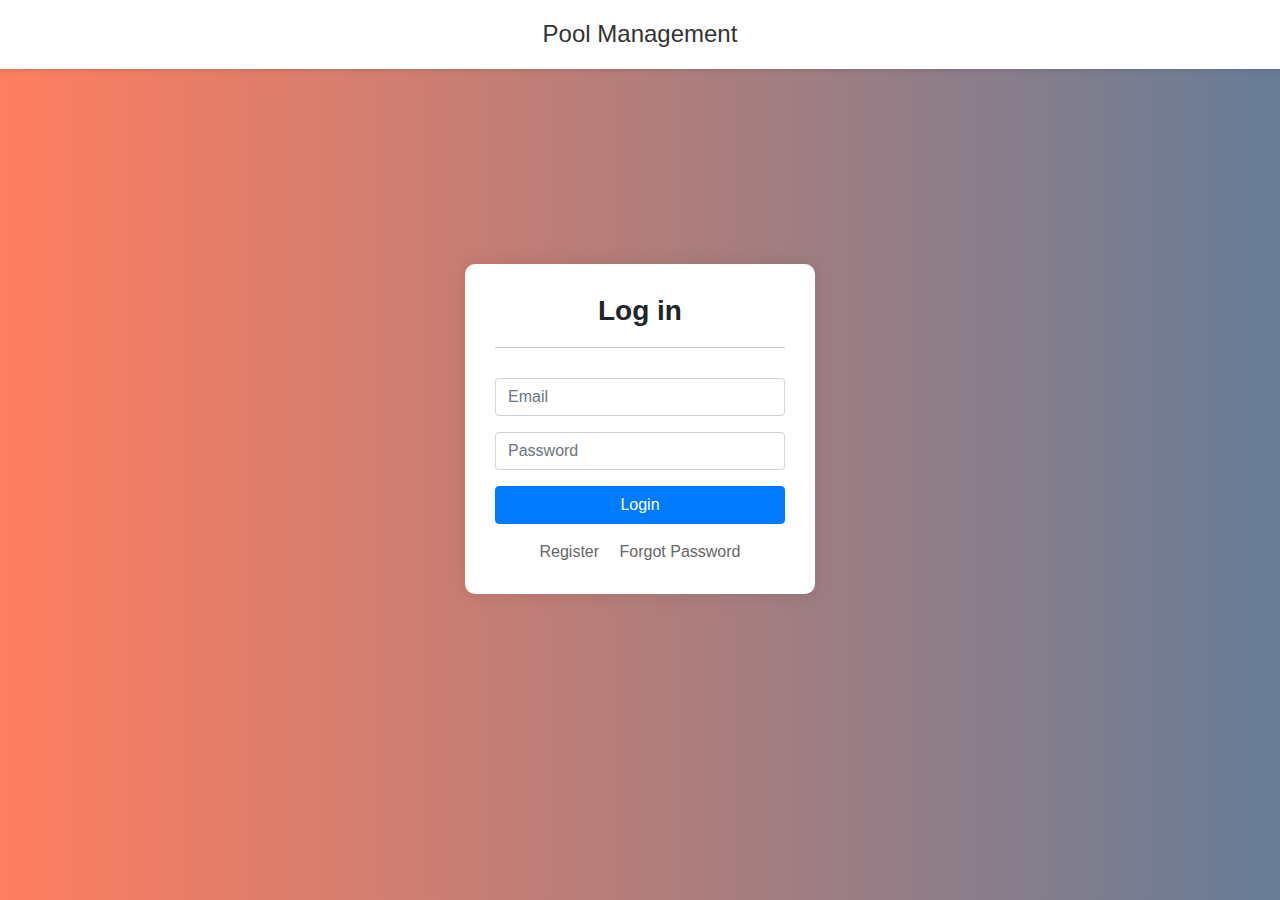
<file: index.html>
<!DOCTYPE html>
<html lang="en">
<head>
    <meta charset="UTF-8">
    <meta name="viewport" content="width=device-width, initial-scale=1.0">
    <title>Log in</title>
    <link rel="stylesheet" href="https://cdn.jsdelivr.net/npm/bootstrap@4.3.1/dist/css/bootstrap.min.css" integrity="sha384-ggOyR0iXCbMQv3Xipma34MD+dH/1fQ784/j6cY/iJTQUOhcWr7x9JvoRxT2MZw1T" crossorigin="anonymous">
    <link rel="stylesheet" href="index.css">
</head>
<body>
    <div class="header">
        <h1>Pool Management</h1>
    </div>
    <div class="container">
        <div class="login-container">
            <h1 class="login-text">Log in</h1>
            <div class="thin-line"></div>
            <form>
                <div class="form-group">
                    <input type="email" class="form-control" id="exampleInputEmail1" placeholder="Email">
                </div>
                <div class="form-group">
                    <input type="password" class="form-control" id="exampleInputPassword1" placeholder="Password">
                </div>
                <a href="main.html" class="btn btn-primary btn-block">Login</a>
            </form>
            <div class="text-center mt-3">
                <a href="register.html" class="mr-3">Register</a>
                <a href="resetpassword.html">Forgot Password</a>
            </div>
        </div>
    </div>
</body>
</html>
</file>
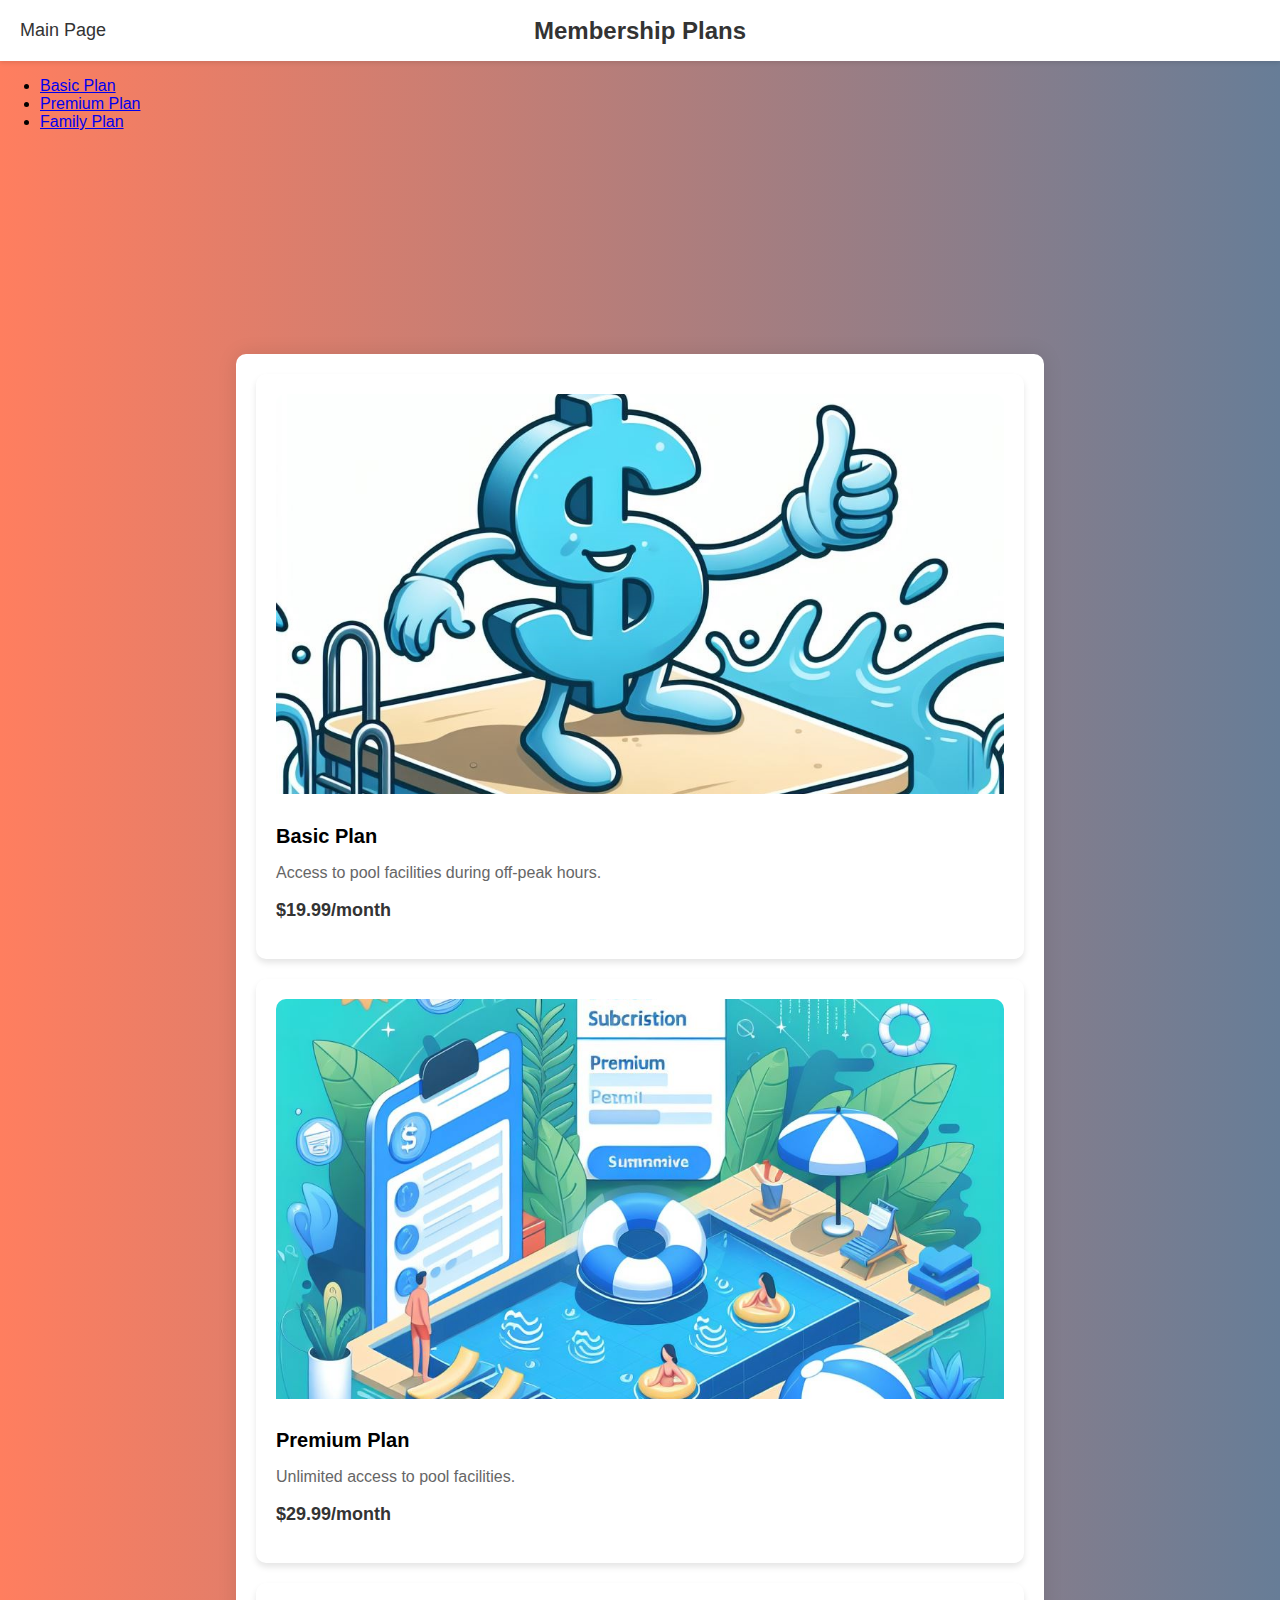
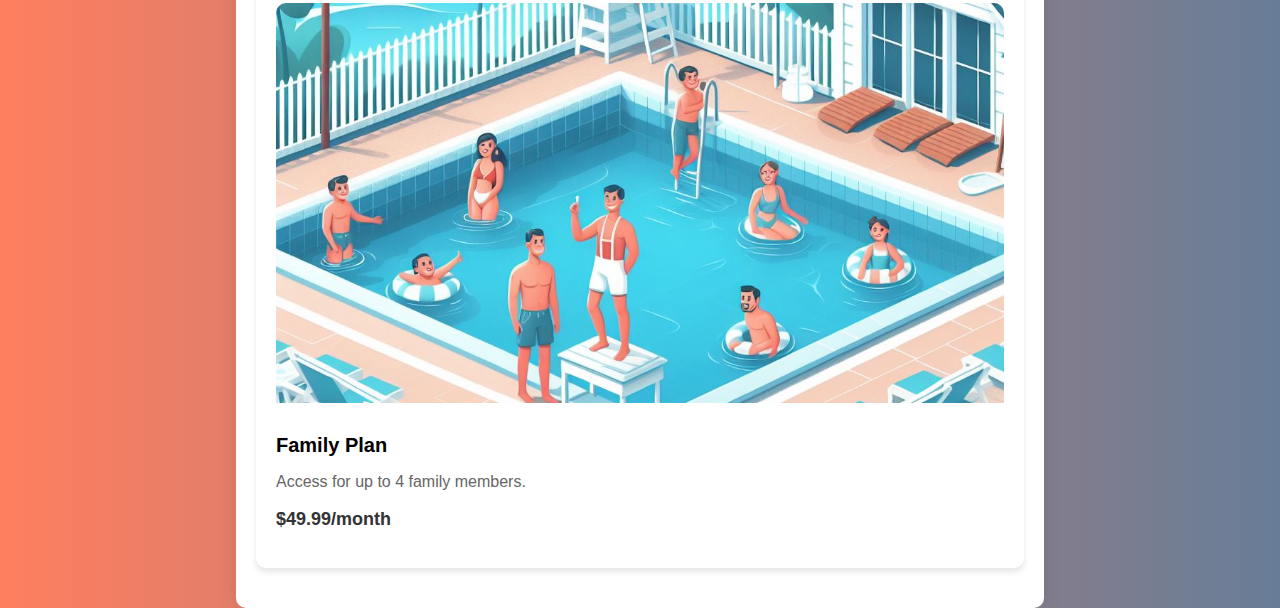
<file: check-in-out.html>
<!DOCTYPE html>
<html lang="en">
<head>
    <meta charset="UTF-8">
    <meta name="viewport" content="width=device-width, initial-scale=1.0">
    <title>Membership Plans</title>
    <link rel="stylesheet" href="membership-plans.css">
</head>
<body>
    <div class="header">
        <a href="main.html" class="logo">Main Page</a>
        <h1>Membership Plans</h1>
    </div>
    <nav class="navbar">
        <ul class="nav-links">
            <li><a href="#basic-plan">Basic Plan</a></li>
            <li><a href="#premium-plan">Premium Plan</a></li>
            <li><a href="#family-plan">Family Plan</a></li>
        </ul>
    </nav>
    <div class="container">
        <div class="main-container">
            <div id="basic-plan" class="card">
                <div class="card-content">
                    <img src="images/basic.jpg" alt="Basic Plan Image" class="card-image">
                    <h2 class="card-title">Basic Plan</h2>
                    <p class="card-description">Access to pool facilities during off-peak hours.</p>
                    <p class="card-price">$19.99/month</p>
                </div>
            </div>
            <div id="premium-plan" class="card">
                <div class="card-content">
                    <img src="images/premium.jpg" alt="Premium Plan Image" class="card-image">
                    <h2 class="card-title">Premium Plan</h2>
                    <p class="card-description">Unlimited access to pool facilities.</p>
                    <p class="card-price">$29.99/month</p>
                </div>
            </div>
            <div id="family-plan" class="card">
                <div class="card-content">
                    <img src="images/family.jpg" alt="Family Plan Image" class="card-image">
                    <h2 class="card-title">Family Plan</h2>
                    <p class="card-description">Access for up to 4 family members.</p>
                    <p class="card-price">$49.99/month</p>
                </div>
            </div>
        </div>
    </div>
</body>
</html>
</file>
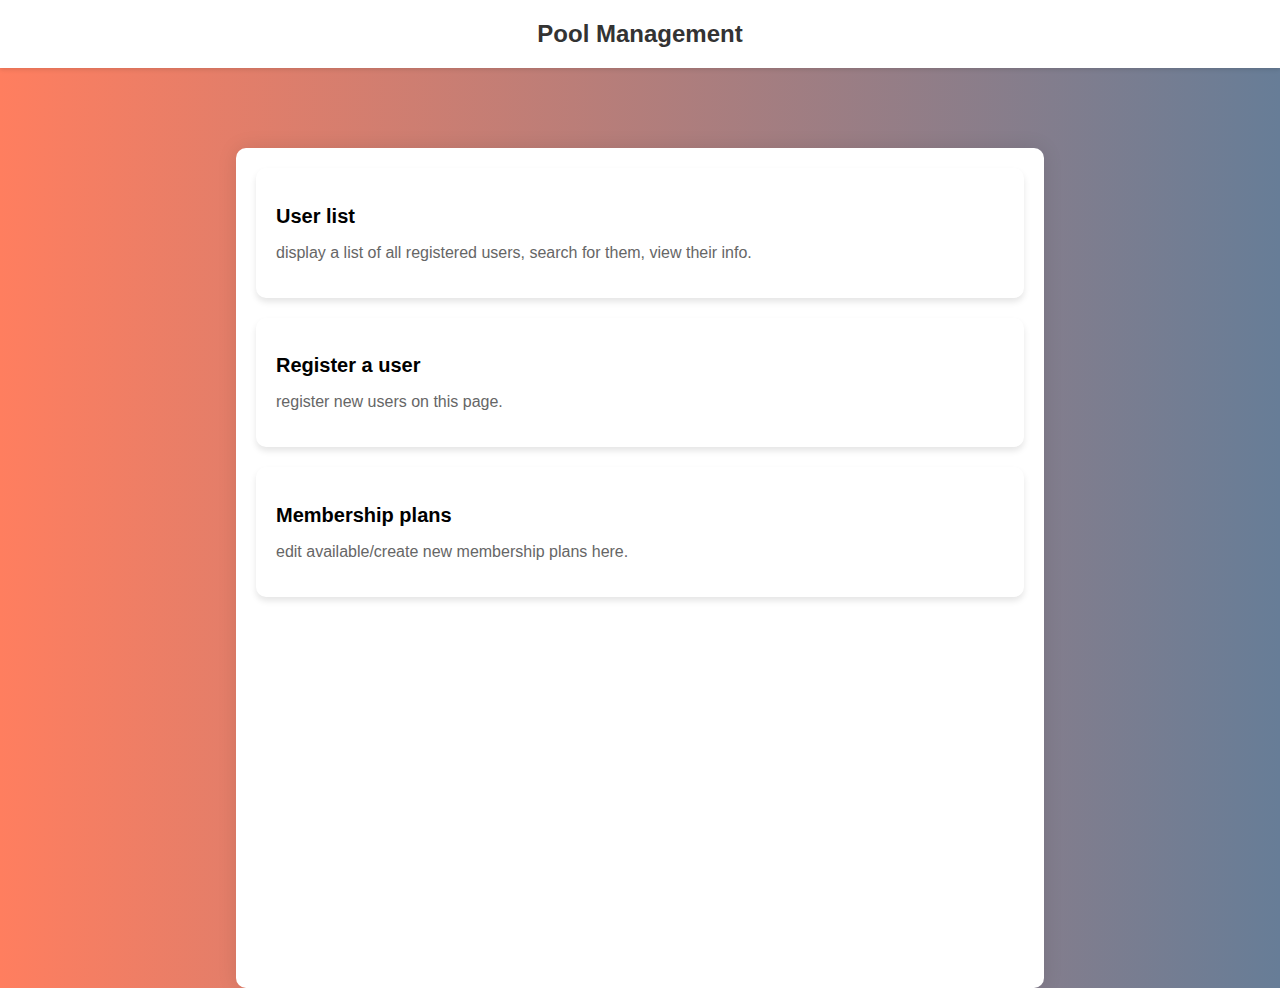
<file: main.html>
<!DOCTYPE html>
<html lang="en">
<head>
    <meta charset="UTF-8">
    <meta name="viewport" content="width=device-width, initial-scale=1.0">
    <title>Main Page</title>
    <link rel="stylesheet" href="main.css">
</head>
<body>
    <div class="header">
        <h1>Pool Management</h1>
    </div>
    <div class="container">
        <div class="main-container">
            <a href="user-list.html" class="card">
                <div class="card-content">
                    <h2 class="card-title">User list</h2>
                    <p class="card-description">display a list of all registered users, search for them, view their info.</p>
                </div>
            </a>
            <a href="register-user.html" class="card">
                <div class="card-content">
                    <h2 class="card-title">Register a user</h2>
                    <p class="card-description">register new users on this page.</p>
                </div>
            </a>
            <a href="membership-plans.html" class="card">
                <div class="card-content">
                    <h2 class="card-title">Membership plans</h2>
                    <p class="card-description">edit available/create new membership plans here.</p>
                </div>
            </a>
            <!-- <a href="check-in-out.html" class="card">
                <div class="card-content">
                    <h2 class="card-title">Check-in & Check-out</h2>
                    <p class="card-description">use this page to start/terminate user sessions.</p>
                </div>
            </a> -->
        </div>
    </div>
</body>
</html>
</file>
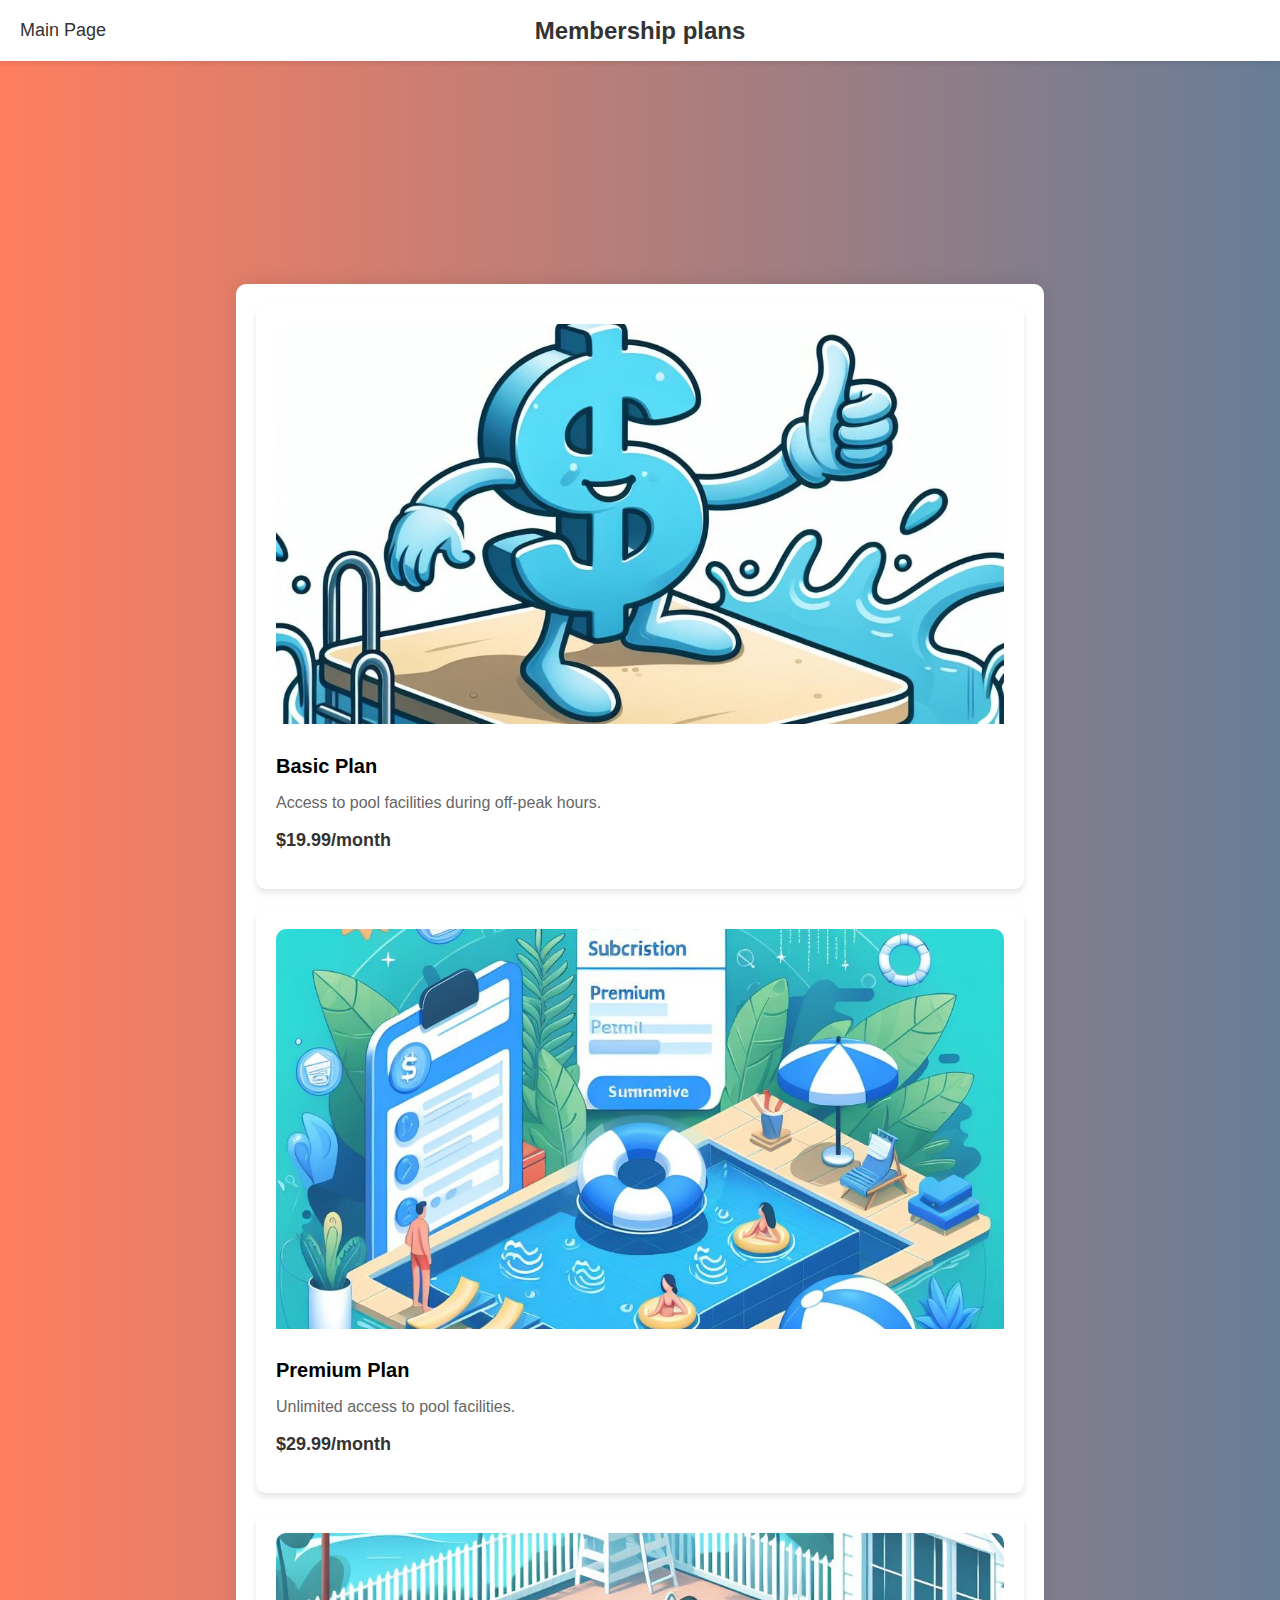
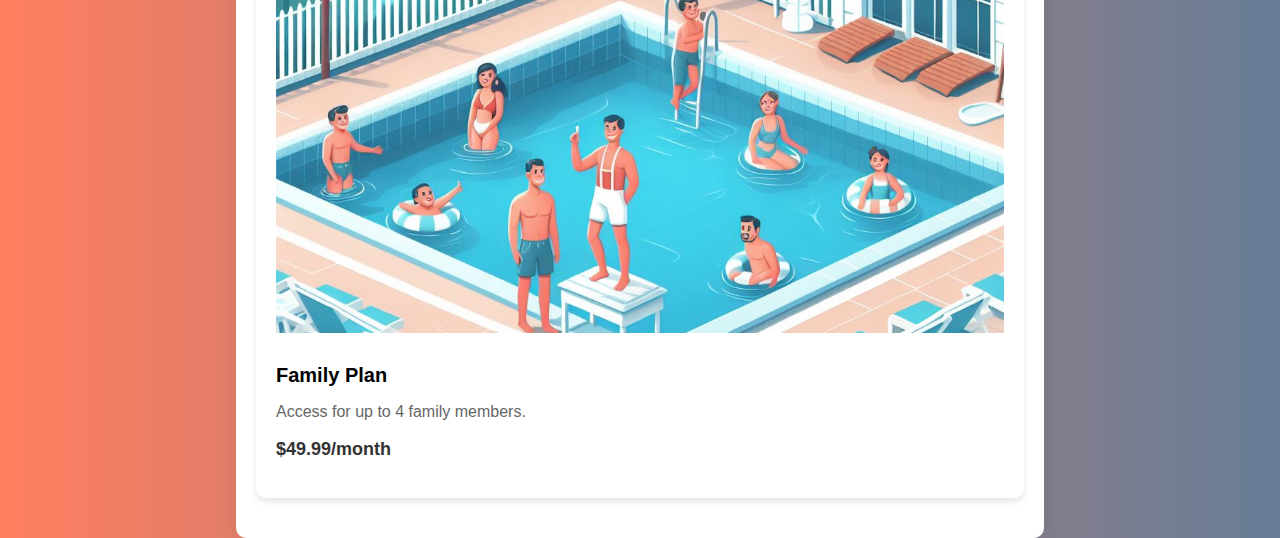
<file: membership-plans.html>
<!DOCTYPE html>
<html lang="en">
<head>
    <meta charset="UTF-8">
    <meta name="viewport" content="width=device-width, initial-scale=1.0">
    <title>Main Page</title>
    <link rel="stylesheet" href="membership-plans.css">
</head>
<body>
    <div class="header">
        <a href="main.html" class="logo">Main Page</a>
        <h1>Membership plans</h1>
    </div>
    <div class="container">
        <div class="main-container">
            <a href="#" class="card">
                <div class="card-content">
                    <img src="images/basic.jpg  " alt="Basic Plan Image" class="card-image">
                    <h2 class="card-title">Basic Plan</h2>
                    <p class="card-description">Access to pool facilities during off-peak hours.</p>
                    <p class="card-price">$19.99/month</p>
                </div>
            </a>
            <!-- Similarly add images for other plans -->
            <a href="#" class="card">
                <div class="card-content">
                    <img src="images/premium.jpg" alt="Premium Plan Image" class="card-image">
                    <h2 class="card-title">Premium Plan</h2>
                    <p class="card-description">Unlimited access to pool facilities.</p>
                    <p class="card-price">$29.99/month</p>
                </div>
            </a>
            <a href="#" class="card">
                <div class="card-content">
                    <img src="images/family.jpg" alt="Family Plan Image" class="card-image">
                    <h2 class="card-title">Family Plan</h2>
                    <p class="card-description">Access for up to 4 family members.</p>
                    <p class="card-price">$49.99/month</p>
                </div>
            </a>
        </div>
    </div>
</body>
</html>
</file>
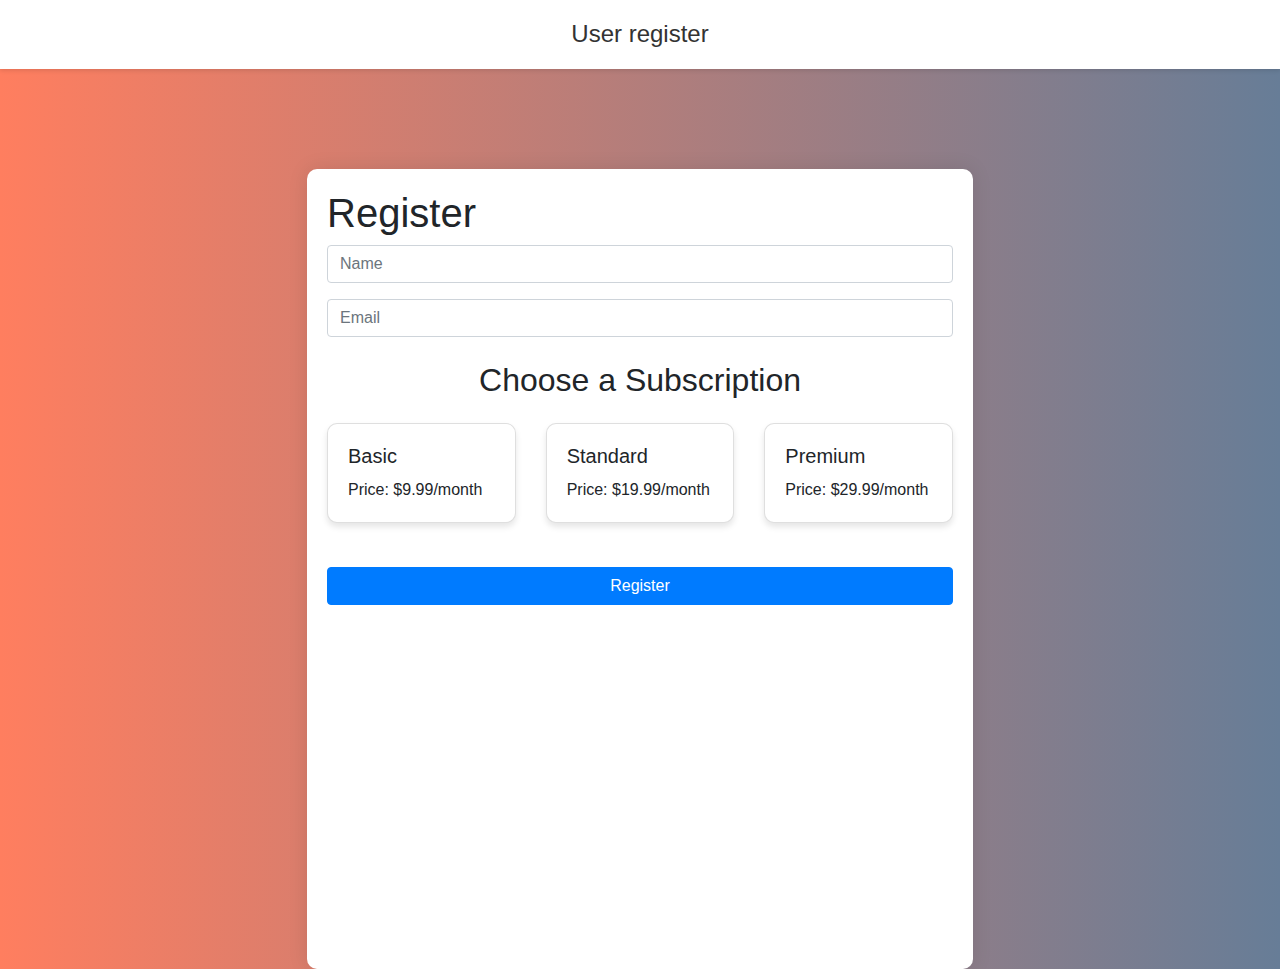
<file: register-user.html>
<!DOCTYPE html>
<html lang="en">
<head>
    <meta charset="UTF-8">
    <meta name="viewport" content="width=device-width, initial-scale=1.0">
    <title>Register a user</title>
    <link rel="stylesheet" href="https://maxcdn.bootstrapcdn.com/bootstrap/4.5.2/css/bootstrap.min.css">
    <link rel="stylesheet" href="main.css">
</head>
<body>
  <div class="header">
    <a href="main.html" class="logo"><h1>User register</h1></a>
</div>
    <div class="container">
        <div class="main-container">
            <div class="register-container">
                <h1 class="register-text">Register</h1>
                <div class="thin-line"></div>
                <form>
                    <div class="form-group">
                        <input type="text" class="form-control" id="exampleInputName" placeholder="Name">
                    </div>
                    <div class="form-group">
                        <input type="email" class="form-control" id="exampleInputEmail1" placeholder="Email">
                    </div>
                    <div>
                        <h2 class="text-center mt-4">Choose a Subscription</h2>
                        <div class="row mt-4">
                          <div class="col-md-4 mb-4">
                            <div class="card subscription-card">
                              <div class="card-body">
                                <h5 class="card-title">Basic</h5>
                                <p class="card-text">Price: $9.99/month</p>
                              </div>
                            </div>
                          </div>
                          <div class="col-md-4 mb-4">
                            <div class="card subscription-card">
                              <div class="card-body">
                                <h5 class="card-title">Standard</h5>
                                <p class="card-text">Price: $19.99/month</p>
                              </div>
                            </div>
                          </div>
                          <div class="col-md-4 mb-4">
                            <div class="card subscription-card">
                              <div class="card-body">
                                <h5 class="card-title">Premium</h5>
                                <p class="card-text">Price: $29.99/month</p>
                              </div>
                            </div>
                          </div>
                        </div>
                      </div>
                      
                    <button type="submit" class="btn btn-primary btn-block">Register</button>
                </form>               
            </div>
            
        </div>
    </div>
</body>
</html>
</file>
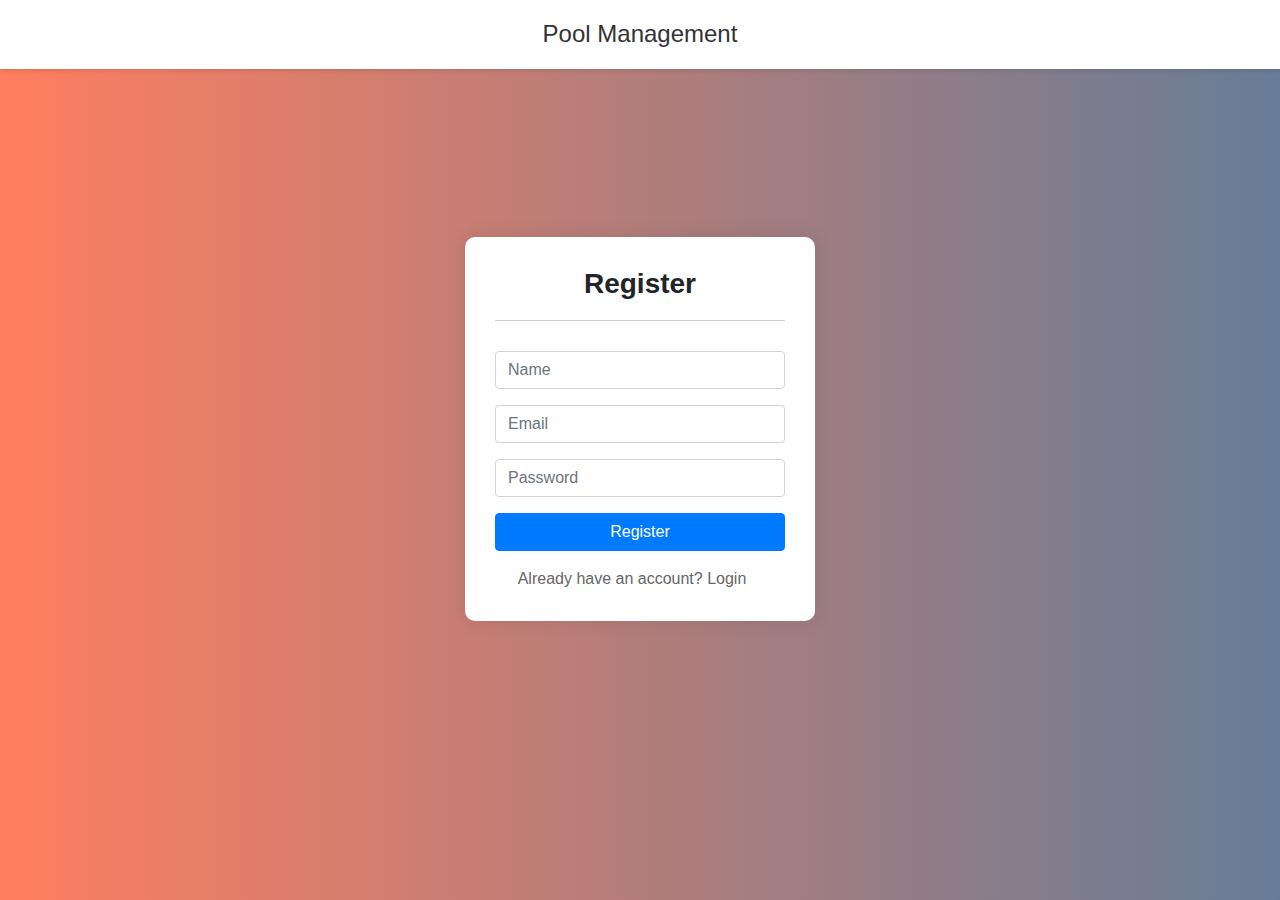
<file: register.html>
<!DOCTYPE html>
<html lang="en">
<head>
    <meta charset="UTF-8">
    <meta name="viewport" content="width=device-width, initial-scale=1.0">
    <title>Register</title>
    <link rel="stylesheet" href="https://cdn.jsdelivr.net/npm/bootstrap@4.3.1/dist/css/bootstrap.min.css" integrity="sha384-ggOyR0iXCbMQv3Xipma34MD+dH/1fQ784/j6cY/iJTQUOhcWr7x9JvoRxT2MZw1T" crossorigin="anonymous">
    <link rel="stylesheet" href="register.css">
</head>
<body>
    <div class="header">
        <h1>Pool Management</h1>
    </div>
    <div class="container">
        <div class="register-container">
            <h1 class="register-text">Register</h1>
            <div class="thin-line"></div>
            <form>
                <div class="form-group">
                    <input type="text" class="form-control" id="exampleInputName" placeholder="Name">
                </div>
                <div class="form-group">
                    <input type="email" class="form-control" id="exampleInputEmail1" placeholder="Email">
                </div>
                <div class="form-group">
                    <input type="password" class="form-control" id="exampleInputPassword1" placeholder="Password">
                </div>
                <a href="index.html" class="btn btn-primary btn-block">Register</a>
            </form>
            <div class="text-center mt-3">
                <a href="index.html" class="mr-3">Already have an account? Login</a>
            </div>
        </div>
    </div>
</body>
</html>
</file>
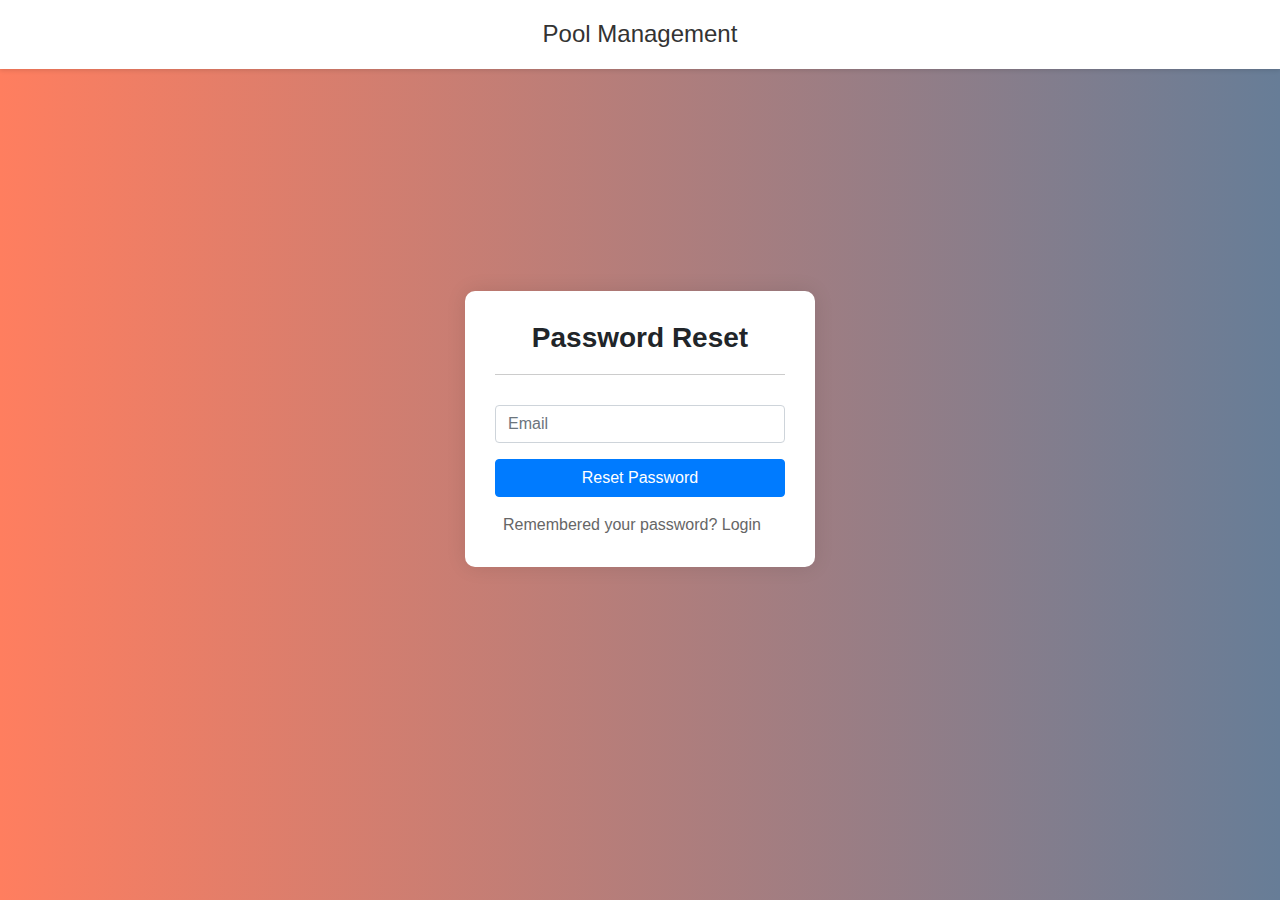
<file: resetpassword.html>
<!DOCTYPE html>
<html lang="en">
<head>
    <meta charset="UTF-8">
    <meta name="viewport" content="width=device-width, initial-scale=1.0">
    <title>Password Reset</title>
    <link rel="stylesheet" href="https://cdn.jsdelivr.net/npm/bootstrap@4.3.1/dist/css/bootstrap.min.css" integrity="sha384-ggOyR0iXCbMQv3Xipma34MD+dH/1fQ784/j6cY/iJTQUOhcWr7x9JvoRxT2MZw1T" crossorigin="anonymous">
    <link rel="stylesheet" href="resetpassword.css">
</head>
<body>
    <div class="header">
        <h1>Pool Management</h1>
    </div>
    <div class="container">
        <div class="password-reset-container">
            <h1 class="password-reset-text">Password Reset</h1>
            <div class="thin-line"></div>
            <form>
                <div class="form-group">
                    <input type="email" class="form-control" id="exampleInputEmail1" placeholder="Email">
                </div>
                <button type="submit" class="btn btn-primary btn-block">Reset Password</button>
            </form>
            <div class="text-center mt-3">
                <a href="index.html" class="mr-3">Remembered your password? Login</a>
            </div>
        </div>
    </div>
</body>
</html>
</file>
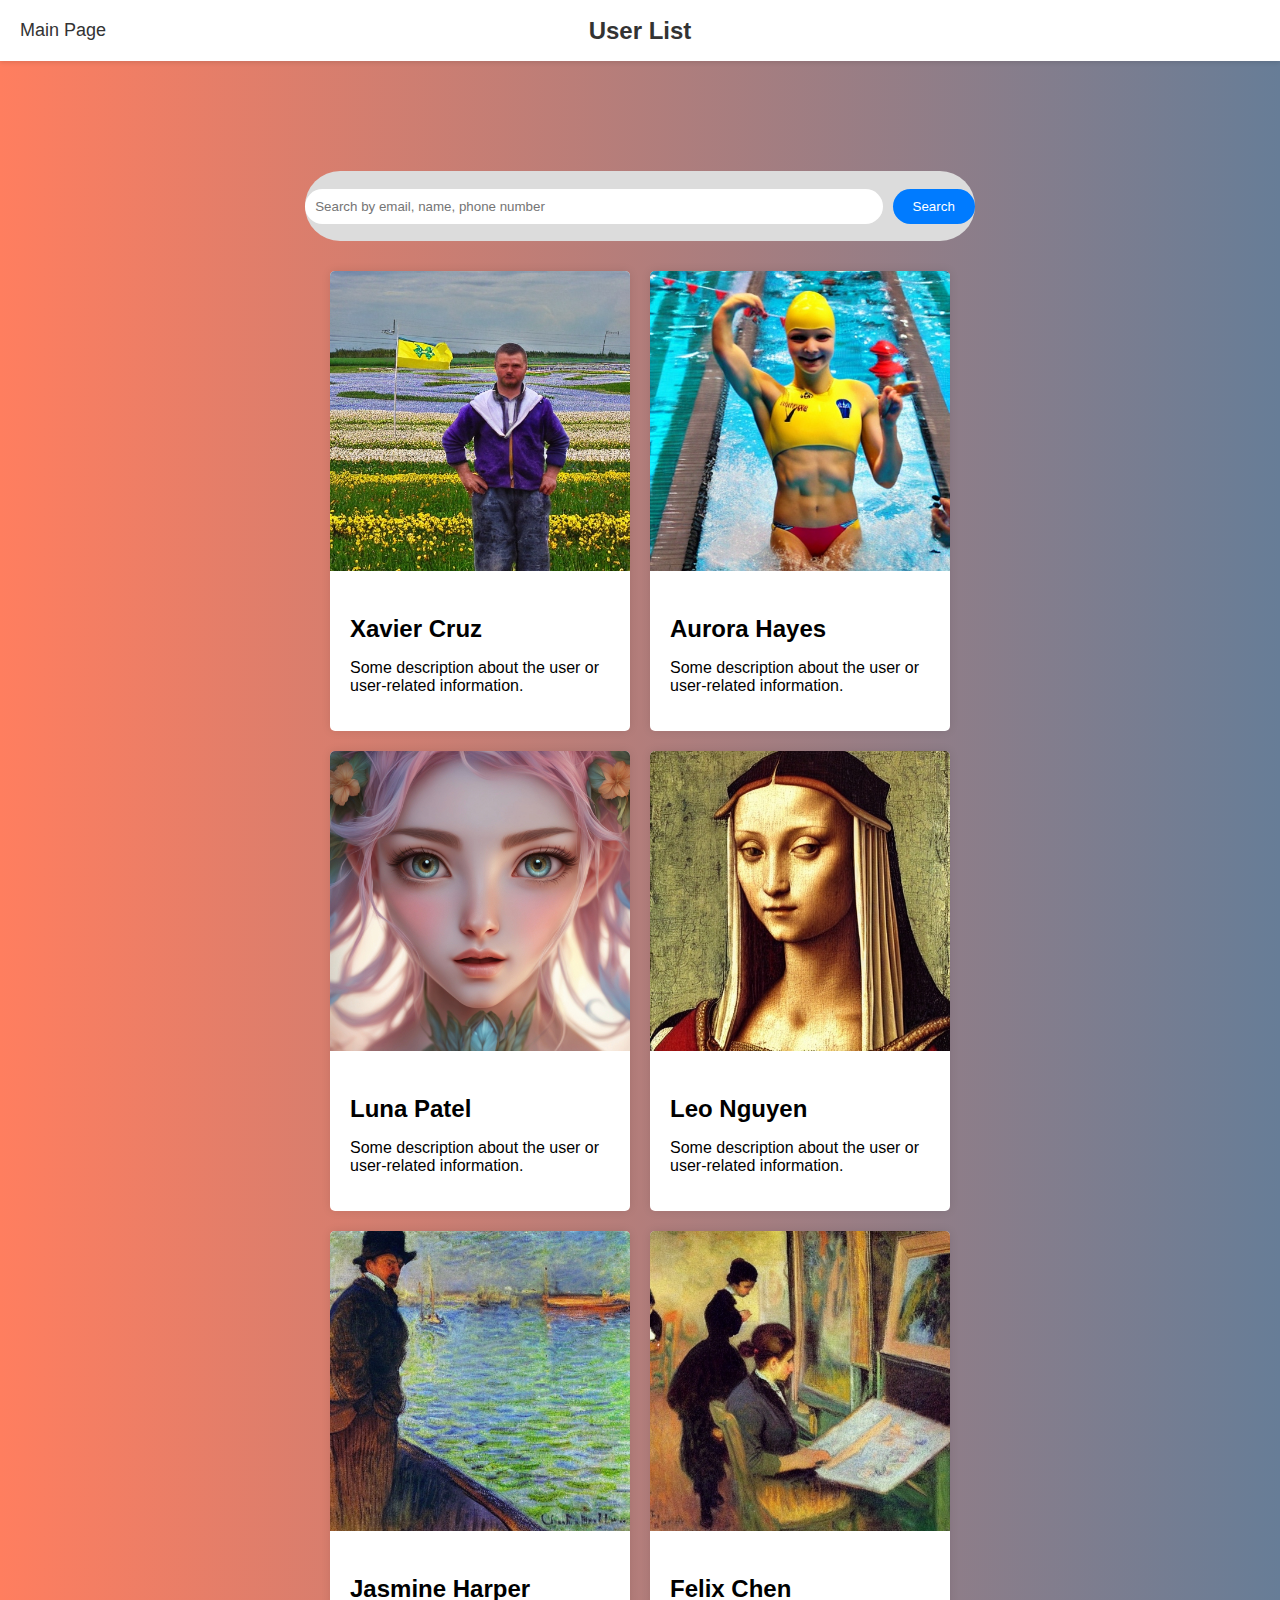
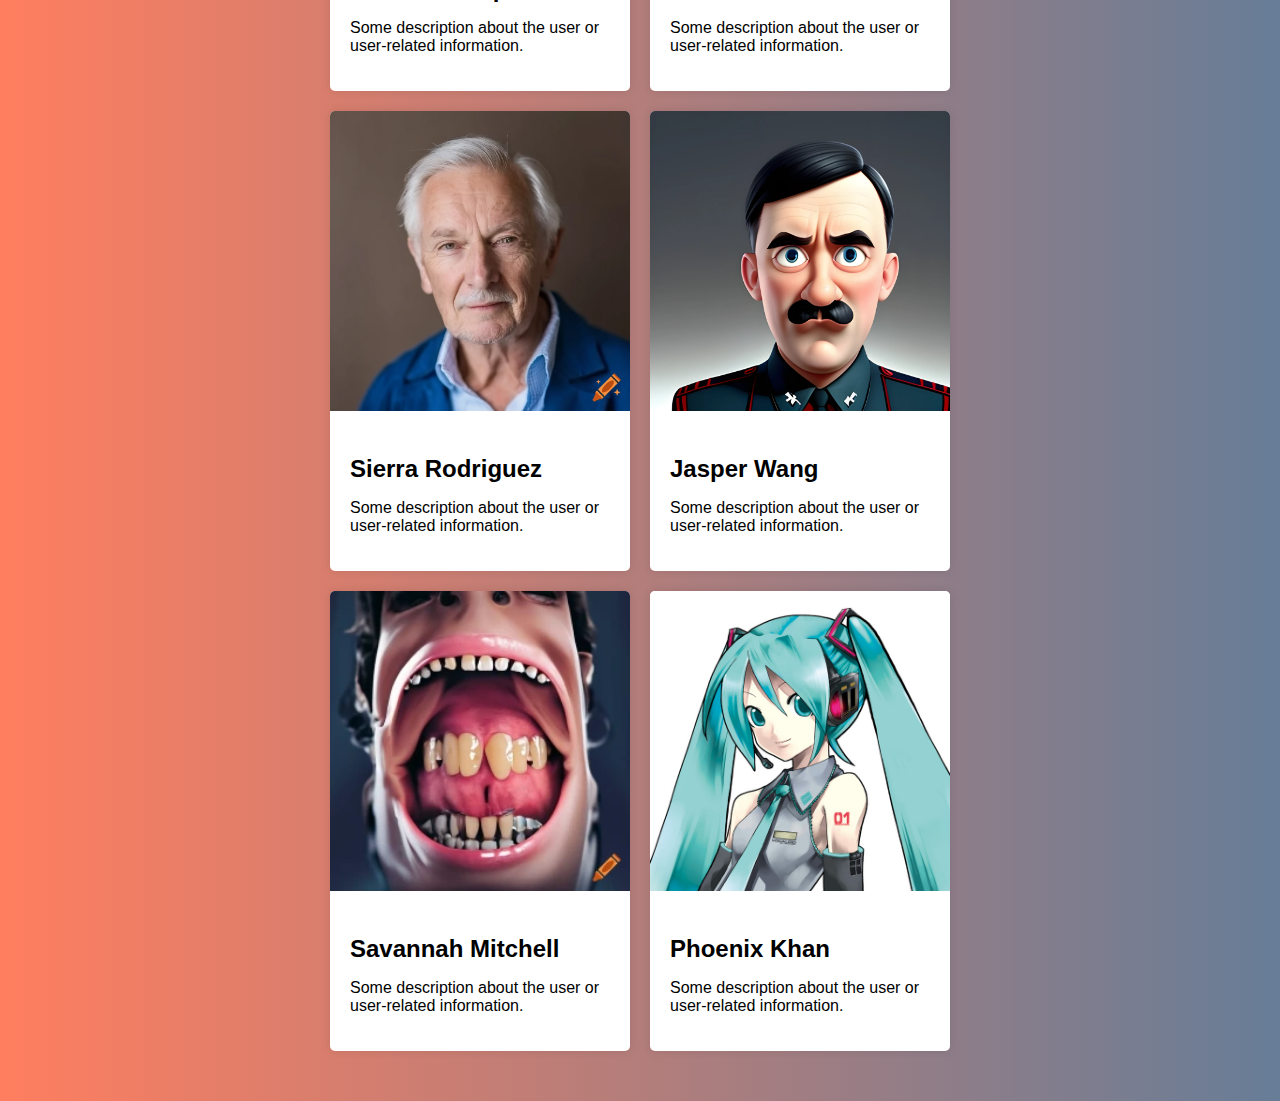
<file: user-list.html>
<!DOCTYPE html>
<html lang="en">
<head>
    <meta charset="UTF-8">
    <meta name="viewport" content="width=device-width, initial-scale=1.0">
    <title>User List</title>
    <link rel="stylesheet" href="user-list.css">
</head>
<body>
    <div class="header">
        <a href="main.html" class="logo">Main Page</a>
        <h1>User List</h1>
    </div>
    <div class="container">
        <div class="main-container">
            <div class="search-container">
                <input type="text" placeholder="Search by email, name, phone number" class="search-bar">
                <button class="search-button">Search</button>
            </div>
            <div class="card">
                <img src="images/output.jpg" alt="User Image">
                <div class="card-content">
                    <h2>Xavier Cruz</h2>
                    <p>Some description about the user or user-related information.</p>
                </div>
            </div>
            <div class="card">
                <img src="images/output1.jpg" alt="User Image">
                <div class="card-content">
                    <h2>Aurora Hayes</h2>
                    <p>Some description about the user or user-related information.</p>
                </div>
            </div>
            <div class="card">
                <img src="images/output2.jpg" alt="User Image">
                <div class="card-content">
                    <h2>Luna Patel</h2>
                    <p>Some description about the user or user-related information.</p>
                </div>
            </div>
            <div class="card">
                <img src="images/output3.jpeg" alt="User Image">
                <div class="card-content">
                    <h2>Leo Nguyen</h2>
                    <p>Some description about the user or user-related information.</p>
                </div>
            </div>
            <div class="card">
                <img src="images/output4.jpg" alt="User Image">
                <div class="card-content">
                    <h2>Jasmine Harper</h2>
                    <p>Some description about the user or user-related information.</p>
                </div>
            </div>
            <div class="card">
                <img src="images/output5.jpg" alt="User Image">
                <div class="card-content">
                    <h2>Felix Chen</h2>
                    <p>Some description about the user or user-related information.</p>
                </div>
            </div>
            <div class="card">
                <img src="images/output6.png" alt="User Image">
                <div class="card-content">
                    <h2>Sierra Rodriguez</h2>
                    <p>Some description about the user or user-related information.</p>
                </div>
            </div>
            <div class="card">
                <img src="images/output7.jpg" alt="User Image">
                <div class="card-content">
                    <h2>Jasper Wang</h2>
                    <p>Some description about the user or user-related information.</p>
                </div>
            </div>
            <div class="card">
                <img src="images/output8.png" alt="User Image">
                <div class="card-content">
                    <h2>Savannah Mitchell</h2>
                    <p>Some description about the user or user-related information.</p>
                </div>
            </div>
            <div class="card">
                <img src="images/miku.jpg" alt="User Image">
                <div class="card-content">
                    <h2>Phoenix Khan</h2>
                    <p>Some description about the user or user-related information.</p>
                </div>
            </div>
        </div>
    </div>
</body>
</html>
</file>
<file: index.css>
html {
  height: 80%;
  margin: 0;
  padding: 0;
}

body {
  background-image: linear-gradient(to right, #ff7e5f, #677d97);
  background-color: #ff7e5f;
  height: 100%;
  margin: 0;
  background-color: #c5dfef;
  font-family: Arial, Helvetica, sans-serif;
}

.container {
  display: flex;
  justify-content: center; /* Center horizontally */
  align-items: center; /* Center vertically */
  height: 100%; /* Occupy full viewport height */
}

.login-container {
  width: 350px;
  padding: 30px;
  background-color: #fff; /* White background */
  border-radius: 10px;
  box-shadow: 0px 0px 20px 0px rgba(0, 0, 0, 0.1); /* Soft shadow */
}

.login-text {
  font-size: 28px; /* Larger font size */
  font-weight: bold; /* Bold font weight */
  text-align: center; /* Center align text */
  margin-bottom: 20px; /* Add some bottom margin */
}

.thin-line {
  height: 1px;
  background-color: #ccc; /* Light gray line color */
  margin-top: 20px; /* Adjust margin */
  margin-bottom: 30px; /* Adjust margin */
}

.form-input {
  width: 100%; /* Full width input */
  height: 40px; /* Increase input height */
  border: none; /* Remove border */
  border-bottom: 1px solid #ccc; /* Add bottom border */
  padding: 5px; /* Add padding */
  margin-bottom: 20px; /* Adjust margin */
  font-size: 16px;
}

.form-input::-moz-placeholder {
  color: #999;
}

.form-input::placeholder {
  color: #999;
}

.button {
  background-color: #007bff; /* Blue background color */
  color: #fff; /* White text color */
  padding: 10px 20px; /* Padding for the button */
  font-size: 16px; /* Font size for the button text */
  border: none; /* No border */
  border-radius: 5px; /* Add border radius */
  box-shadow: 2px 2px 4px rgba(0, 123, 255, 0.3); /* Soft shadow */
  cursor: pointer; /* Cursor style */
  display: block; /* Make button a block element */
  margin-left: auto; /* Center button horizontally */
  margin-right: auto; /* Center button horizontally */
}

/* Hover effect */
.button:hover {
  opacity: 0.8; /* Reduce opacity on hover for a subtle effect */
}

.text-center {
  text-align: center;
}

.text-center a {
  color: #666; /* Gray text color */
  text-decoration: none; /* Remove underline */
}

.text-center a:hover {
  text-decoration: underline; /* Underline on hover */
}

.header {
  background-color: #ffffff;
  box-shadow: 0px 2px 4px rgba(0, 0, 0, 0.1);
  padding: 20px;
  text-align: center;
}

.header h1 {
  margin: 0;
  font-size: 24px;
  color: #333333;
}/*# sourceMappingURL=index.css.map */
</file>
<file: membership-plans.css>
html, body {
  height: 100%;
  margin: 0;
  padding: 0;
}

.header {
  background-color: #fff;
  padding: 20px;
  box-shadow: 0px 2px 4px rgba(0, 0, 0, 0.1);
  display: flex;
  align-items: center;
  text-align: center;
  position: relative; /* Added */
}

.logo {
  font-size: 18px;
  color: #333333;
  text-decoration: none;
}

.header h1 {
  margin: 0;
  font-size: 24px;
  color: #333333;
  position: absolute; /* Added */
  left: 50%; /* Adjust the position */
  transform: translateX(-50%); /* Center the text horizontally */
}

body {
  background-image: linear-gradient(to right, #ff7e5f, #677d97);
  font-family: Arial, Helvetica, sans-serif;
}

.container {
  display: flex;
  justify-content: center;
  align-items: center;
  height: calc(100% - 100px); /* Adjusted height to leave space for header */
  margin-top: 100px; /* Space for header */
}

.main-container {
  width: 60%; /* 60% of the viewport width */
  height: auto; /* Occupy full height */
  margin-top: 1300px;
  background-color: #fff;
  border-radius: 10px;
  box-shadow: 0px 0px 20px 0px rgba(0, 0, 0, 0.1);
  padding: 20px;
}

/* Additional styles for cards or content within main-container */
.card {
  background-color: #ffffff;
  border-radius: 10px;
  box-shadow: 0px 4px 6px rgba(0, 0, 0, 0.1);
  margin-bottom: 20px;
  display: block; /* Ensure the anchor tag behaves like a block element */
  text-decoration: none; /* Remove underline from anchor tags */
  color: inherit; /* Inherit text color from parent */
}

.card-image {
  width: 100%; /* Ensure image takes full width of card */
  height: auto; /* Maintain aspect ratio */
  border-top-left-radius: 10px; /* Rounded corners for the top */
  border-top-right-radius: 10px;
  -o-object-fit: cover;
     object-fit: cover; /* Scale image to cover the entire space */
  max-height: 400px; /* Limit the maximum height if necessary */
  margin-bottom: 10px; /* Added margin for better separation */
}

.card:hover {
  box-shadow: 0px 6px 10px rgba(0, 0, 0, 0.2); /* Example hover effect */
}

.card-content {
  padding: 20px;
}

.card-title {
  font-size: 20px;
  margin-bottom: 10px;
}

.card-description {
  font-size: 16px;
  color: #666666;
  margin-bottom: 10px; /* Added margin for better separation */
}

.card-price {
  font-size: 18px;
  font-weight: bold;
  color: #333333;
}/*# sourceMappingURL=membership-plans.css.map */
</file>
<file: main.css>
html, body {
  height: 100%;
  margin: 0;
  padding: 0;
}

body {
  background-image: linear-gradient(to right, #ff7e5f, #677d97);
  font-family: Arial, Helvetica, sans-serif;
}

.container {
  display: flex;
  justify-content: center;
  align-items: center;
  height: calc(100% - 100px); /* Adjusted height to leave space for header */
  margin-top: 100px; /* Space for header */
}

.main-container {
  width: 60%; /* 60% of the viewport width */
  height: 100%; /* Occupy full height */
  background-color: #fff;
  border-radius: 10px;
  box-shadow: 0px 0px 20px 0px rgba(0, 0, 0, 0.1);
  padding: 20px;
}

/* Additional styles for cards or content within main-container */
/* Your existing styles */
.card {
  background-color: #ffffff;
  border-radius: 10px;
  box-shadow: 0px 4px 6px rgba(0, 0, 0, 0.1);
  margin-bottom: 20px;
  display: block; /* Ensure the anchor tag behaves like a block element */
  text-decoration: none; /* Remove underline from anchor tags */
  color: inherit; /* Inherit text color from parent */
}

.card:hover {
  box-shadow: 0px 6px 10px rgba(0, 0, 0, 0.2); /* Example hover effect */
}

.card-content {
  padding: 20px;
}

.card-title {
  font-size: 20px;
  margin-bottom: 10px;
}

.card-description {
  font-size: 16px;
  color: #666666;
}

.header {
  background-color: #ffffff;
  box-shadow: 0px 2px 4px rgba(0, 0, 0, 0.1);
  padding: 20px;
  text-align: center;
}

.header h1 {
  margin: 0;
  font-size: 24px;
  color: #333333;
}/*# sourceMappingURL=main.css.map */
</file>
<file: register.css>
html {
  height: 80%;
  margin: 0;
  padding: 0;
}

body {
  background-image: linear-gradient(to right, #ff7e5f, #677d97);
  background-color: #ff7e5f;
  height: 100%;
  margin: 0;
  background-color: #c5dfef;
  font-family: Arial, Helvetica, sans-serif;
}

.container {
  display: flex;
  justify-content: center;
  align-items: center;
  height: 100%;
}

.register-container {
  width: 350px;
  padding: 30px;
  background-color: #fff;
  border-radius: 10px;
  box-shadow: 0px 0px 20px 0px rgba(0, 0, 0, 0.1);
}

.register-text {
  font-size: 28px;
  font-weight: bold;
  text-align: center;
  margin-bottom: 20px;
}

.thin-line {
  height: 1px;
  background-color: #ccc;
  margin-top: 20px;
  margin-bottom: 30px;
}

.form-input {
  width: 100%;
  height: 40px;
  border: none;
  border-bottom: 1px solid #ccc;
  padding: 5px;
  margin-bottom: 20px;
  font-size: 16px;
}

.form-input::-moz-placeholder {
  color: #999;
}

.form-input::placeholder {
  color: #999;
}

.button {
  background-color: #007bff;
  color: #fff;
  padding: 10px 20px;
  font-size: 16px;
  border: none;
  border-radius: 5px;
  box-shadow: 2px 2px 4px rgba(0, 123, 255, 0.3);
  cursor: pointer;
  display: block;
  margin-left: auto;
  margin-right: auto;
}

.button:hover {
  opacity: 0.8;
}

.text-center {
  text-align: center;
}

.text-center a {
  color: #666;
  text-decoration: none;
}

.text-center a:hover {
  text-decoration: underline;
}

.header {
  background-color: #ffffff;
  box-shadow: 0px 2px 4px rgba(0, 0, 0, 0.1);
  padding: 20px;
  text-align: center;
}

.header h1 {
  margin: 0;
  font-size: 24px;
  color: #333333;
}/*# sourceMappingURL=register.css.map */
</file>
<file: user-list.css>
/* Add this CSS to user-list.css */
html, body {
  height: 100%;
  margin: 0;
  padding: 0;
  font-family: Arial, sans-serif;
}

body {
  background-image: linear-gradient(to right, #ff7e5f, #677d97);
}

.header {
  background-color: #fff;
  padding: 20px;
  box-shadow: 0px 2px 4px rgba(0, 0, 0, 0.1);
  display: flex;
  align-items: center;
  text-align: center;
  position: relative; /* Added */
}

.logo {
  font-size: 18px;
  color: #333333;
  text-decoration: none;
}

.header h1 {
  margin: 0;
  font-size: 24px;
  color: #333333;
  position: absolute; /* Added */
  left: 50%; /* Adjust the position */
  transform: translateX(-50%); /* Center the text horizontally */
}

.container {
  display: flex;
  justify-content: center;
  align-items: center;
  padding: 20px;
}

.main-container {
  padding: 20px;
  margin-top: 50px;
  width: 60%;
  display: flex;
  flex-wrap: wrap;
  justify-content: center;
}

.card {
  background-color: #fff;
  border-radius: 5px;
  box-shadow: 0px 0px 10px 0px rgba(0, 0, 0, 0.1);
  margin: 10px;
  width: 300px;
}

.card img {
  width: 100%;
  border-radius: 5px 5px 0 0;
}

.card-content {
  padding: 20px;
}

.card h2 {
  font-size: 1.5em;
  margin-bottom: 10px;
}

.card p {
  font-size: 1em;
}

@media screen and (max-width: 768px) {
  .card {
    width: calc(50% - 20px);
  }
}
@media screen and (max-width: 576px) {
  .card {
    width: calc(100% - 20px);
  }
}
.search-container {
  background-color: #dcdcdc;
  width: 90%;
  height: 70px;
  border-radius: 100px;
  display: flex;
  align-items: center;
  justify-content: center; /* Center horizontally */
  margin: 20px auto; /* Center vertically */
}

.search-bar {
  padding: 10px;
  border: none;
  border-radius: 20px;
  outline: none;
  width: 600px;
  margin-right: 10px;
}

.search-button {
  padding: 10px 20px;
  background-color: #007bff;
  color: white;
  border: none;
  border-radius: 20px;
  cursor: pointer;
  outline: none;
}

.search-button:hover {
  background-color: #0056b3;
}/*# sourceMappingURL=user-list.css.map */
</file>
<file: resetpassword.css>
html {
  height: 80%;
  margin: 0;
  padding: 0;
}

body {
  background-image: linear-gradient(to right, #ff7e5f, #677d97);
  background-color: #ff7e5f;
  height: 100%;
  margin: 0;
  background-color: #c5dfef;
  font-family: Arial, Helvetica, sans-serif;
}

.container {
  display: flex;
  justify-content: center;
  align-items: center;
  height: 100%;
}

.password-reset-container {
  width: 350px;
  padding: 30px;
  background-color: #fff;
  border-radius: 10px;
  box-shadow: 0px 0px 20px 0px rgba(0, 0, 0, 0.1);
}

.password-reset-text {
  font-size: 28px;
  font-weight: bold;
  text-align: center;
  margin-bottom: 20px;
}

.thin-line {
  height: 1px;
  background-color: #ccc;
  margin-top: 20px;
  margin-bottom: 30px;
}

.form-input {
  width: 100%;
  height: 40px;
  border: none;
  border-bottom: 1px solid #ccc;
  padding: 5px;
  margin-bottom: 20px;
  font-size: 16px;
}

.form-input::-moz-placeholder {
  color: #999;
}

.form-input::placeholder {
  color: #999;
}

.button {
  background-color: #007bff;
  color: #fff;
  padding: 10px 20px;
  font-size: 16px;
  border: none;
  border-radius: 5px;
  box-shadow: 2px 2px 4px rgba(0, 123, 255, 0.3);
  cursor: pointer;
  display: block;
  margin-left: auto;
  margin-right: auto;
}

.button:hover {
  opacity: 0.8;
}

.text-center {
  text-align: center;
}

.text-center a {
  color: #666;
  text-decoration: none;
}

.text-center a:hover {
  text-decoration: underline;
}

.header {
  background-color: #ffffff;
  box-shadow: 0px 2px 4px rgba(0, 0, 0, 0.1);
  padding: 20px;
  text-align: center;
}

.header h1 {
  margin: 0;
  font-size: 24px;
  color: #333333;
}/*# sourceMappingURL=resetpassword.css.map */
</file>
